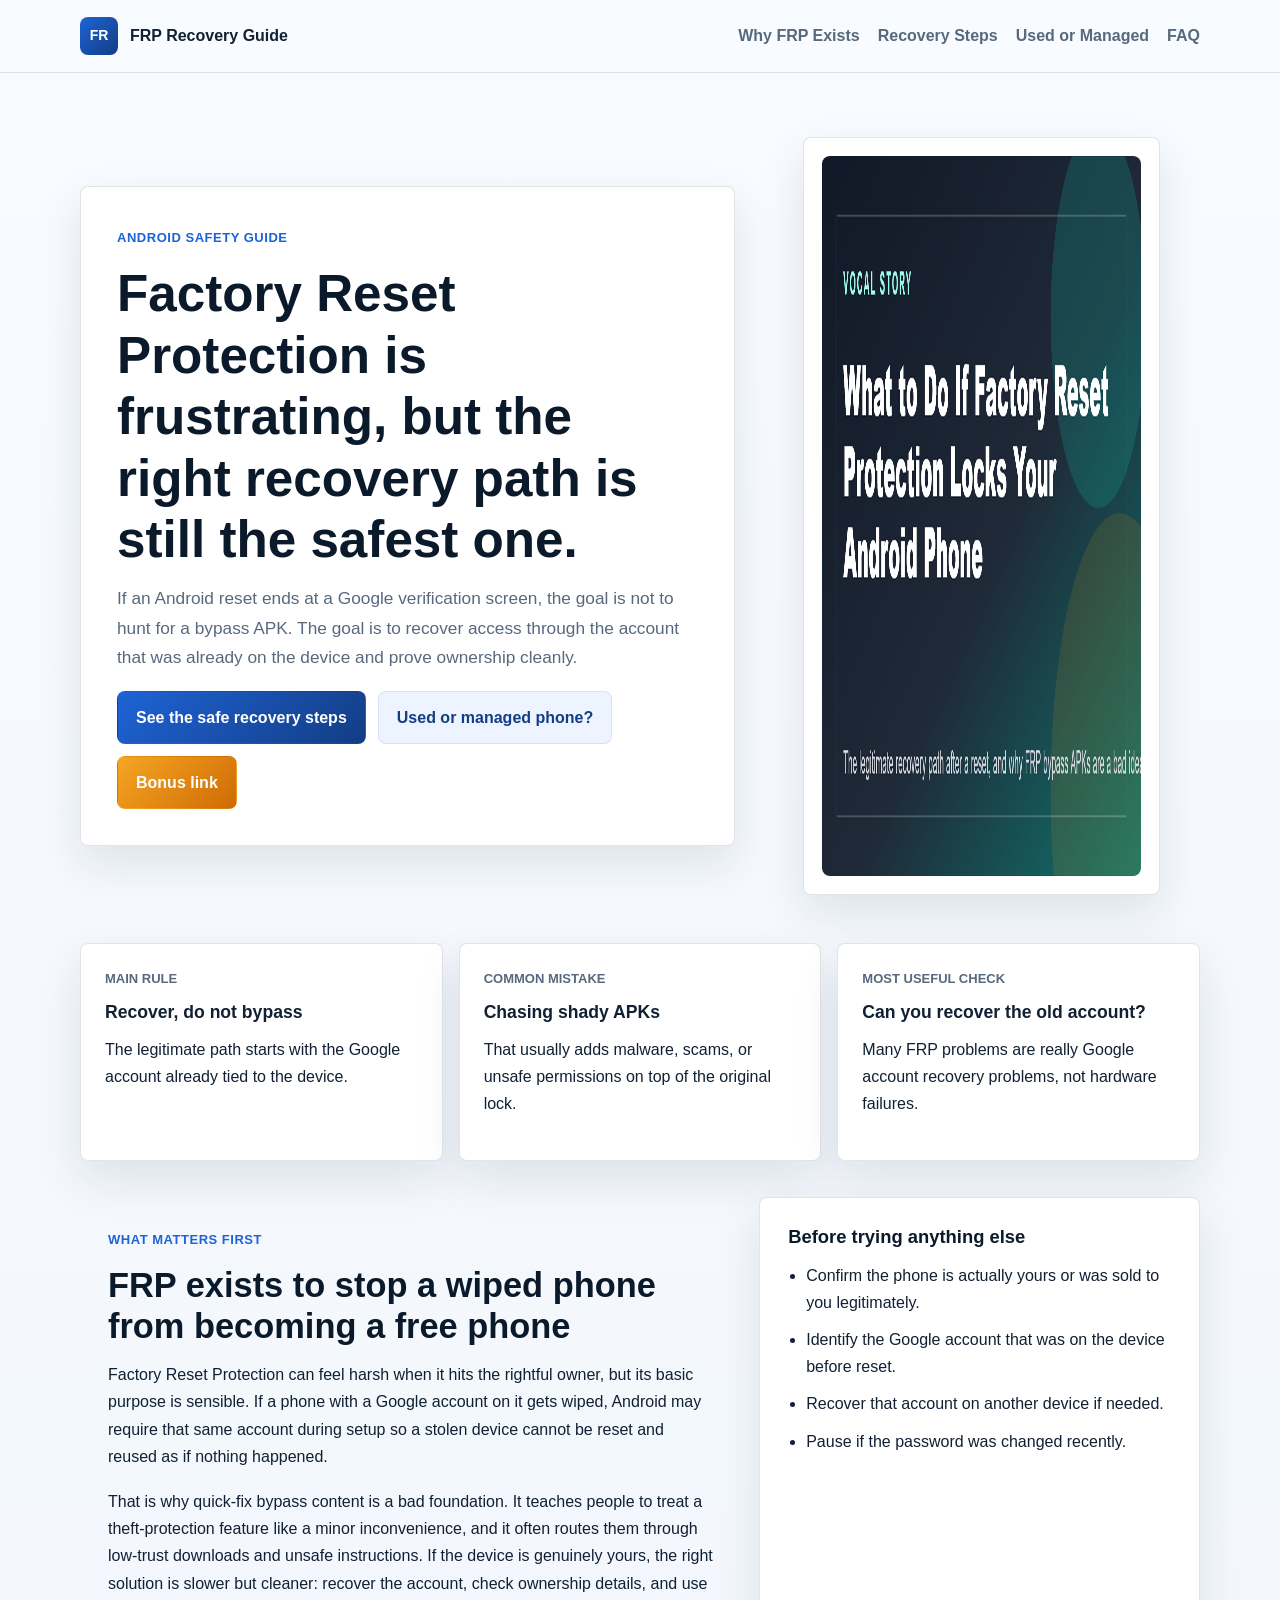
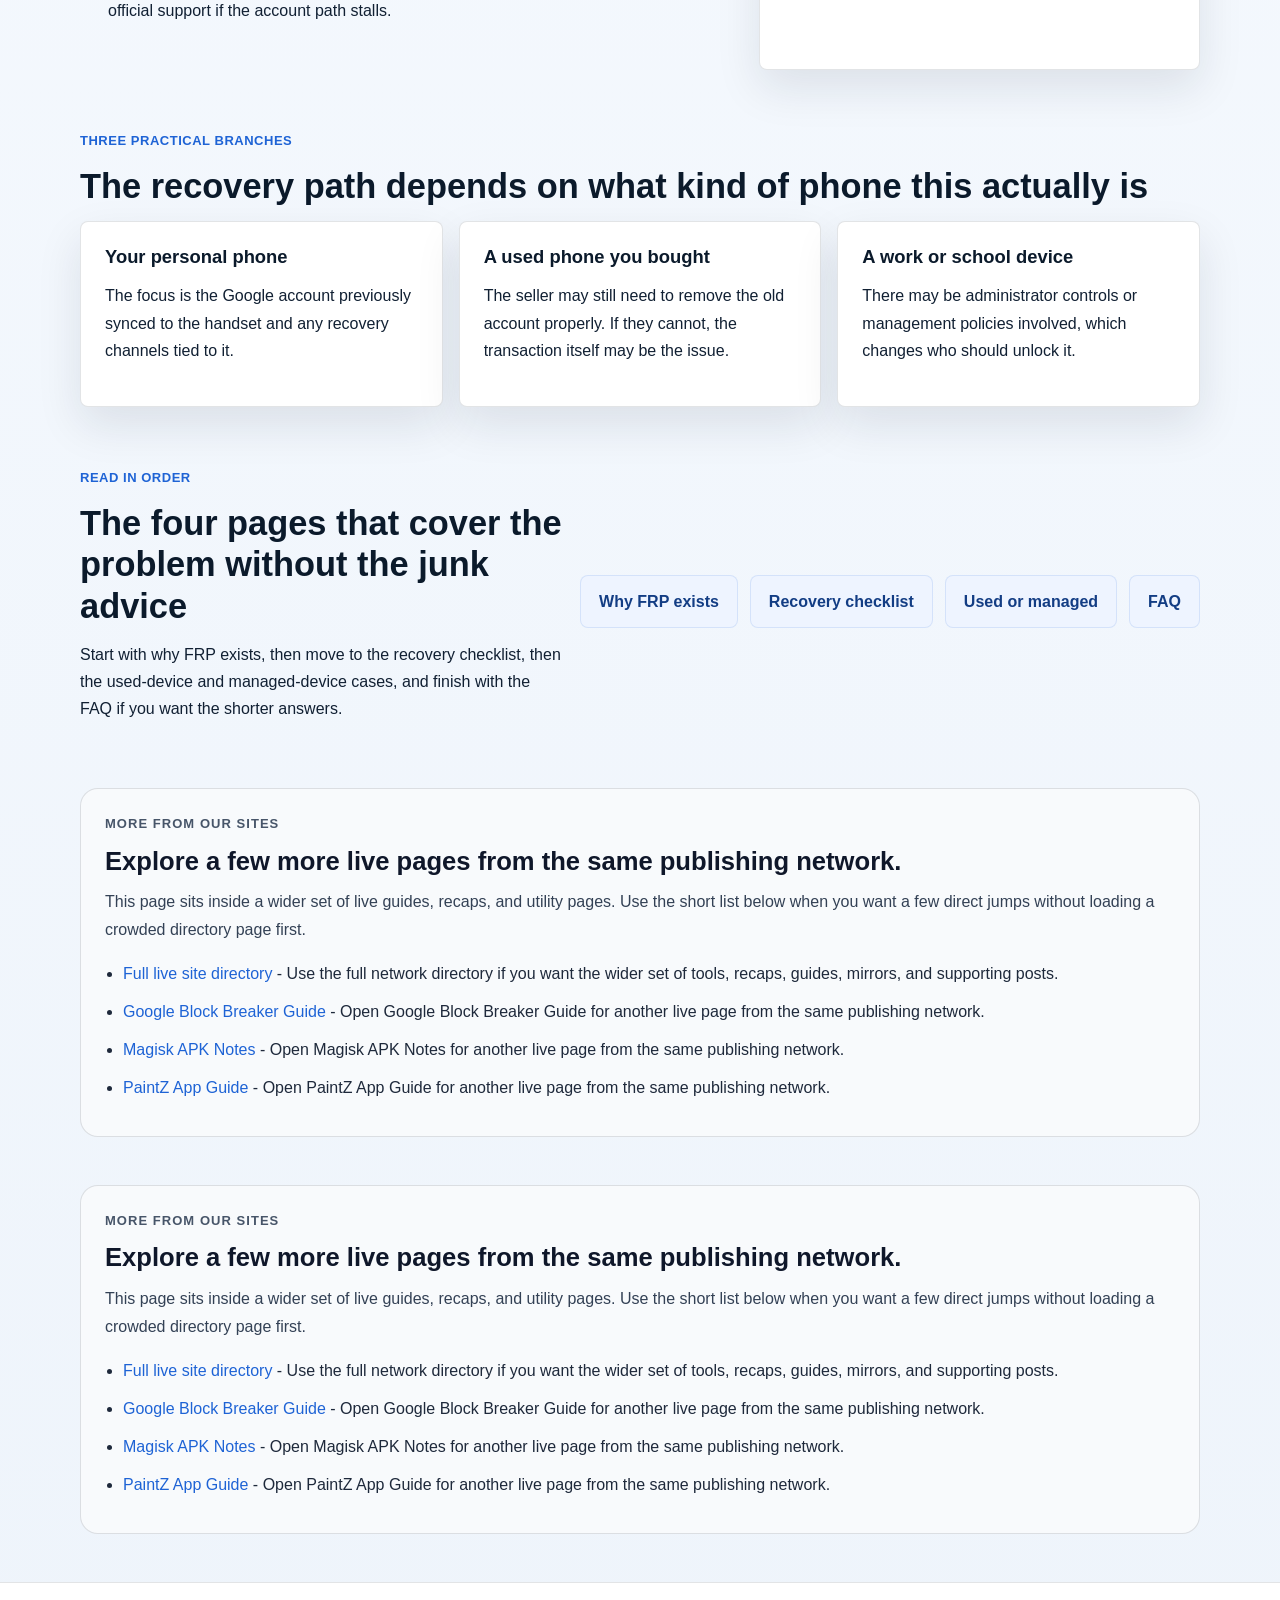
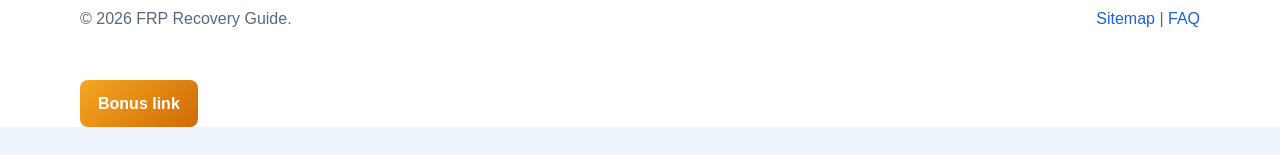
<file: index.html>
<!doctype html>
<html lang="en">
  <head>
    <meta charset="utf-8">
    <meta name="viewport" content="width=device-width, initial-scale=1">
    <meta name="google-site-verification" content="zPeMqoo2h3M_oqIertTkiu1rAj5quQBwW_J42bXbuFM">
    <meta name="google-site-verification" content="798nPPkSE5x6RzX2WuqCMBC2alsTqxIzCoBnxLEVETo">
    <title>Factory Reset Protection Guide | Safe Recovery After an Android FRP Lock</title>
    <meta name="description" content="A clear Factory Reset Protection guide explaining why FRP exists, how rightful owners should recover access, and why bypass APKs are a bad idea.">
    <link rel="canonical" href="https://zeshanalikhan.github.io/factory-reset-protection-guide/">
    <meta property="og:title" content="Factory Reset Protection Guide | Safe Recovery After an Android FRP Lock">
    <meta property="og:description" content="A practical guide to recovering a locked Android phone the legitimate way after Factory Reset Protection is triggered.">
    <meta property="og:type" content="website">
    <meta property="og:url" content="https://zeshanalikhan.github.io/factory-reset-protection-guide/">
    <meta property="og:image" content="https://zeshanalikhan.github.io/factory-reset-protection-guide/assets/images/frp-recovery-cover.png">
    <link rel="stylesheet" href="styles.css">
  </head>
  <body>
    <a class="skip-link" href="#main">Skip to content</a>
    <header class="site-header">
      <div class="nav-wrap">
        <a class="brand" href="index.html" aria-label="Factory Reset Protection Guide home">
          <span class="brand-mark">FR</span>
          <span>FRP Recovery Guide</span>
        </a>
        <nav class="nav-links" aria-label="Main navigation">
          <a href="pages/why-frp-exists.html">Why FRP Exists</a>
          <a href="pages/safe-recovery-steps.html">Recovery Steps</a>
          <a href="pages/used-phone-and-managed-device.html">Used or Managed</a>
          <a href="pages/faq.html">FAQ</a>
        </nav>
      </div>
    </header>
    <main id="main">
      <section class="hero">
        <div class="hero-grid">
          <div class="hero-copy">
            <span class="eyebrow">Android safety guide</span>
            <h1>Factory Reset Protection is frustrating, but the right recovery path is still the safest one.</h1>
            <p class="hero-lede">If an Android reset ends at a Google verification screen, the goal is not to hunt for a bypass APK. The goal is to recover access through the account that was already on the device and prove ownership cleanly.</p>
            <div class="cta-row">
              <a class="button primary" href="pages/safe-recovery-steps.html">See the safe recovery steps</a>
              <a class="button secondary" href="pages/used-phone-and-managed-device.html">Used or managed phone?</a>
              <a class="button bonus" href="https://www.profitablecpmratenetwork.com/j9f627innq?key=be46e17df9e34aa3b5b8e77e88a34740" rel="nofollow sponsored noopener" target="_blank">Bonus link</a>
            </div>
          </div>
          <figure class="hero-figure">
            <img src="assets/images/frp-recovery-cover.png" width="1280" height="720" alt="Illustrated Android Factory Reset Protection recovery guide cover">
          </figure>
        </div>
      </section>

      <section class="quick-strip">
        <div class="quick-grid">
          <article class="mini-panel">
            <span>Main rule</span>
            <strong>Recover, do not bypass</strong>
            <p>The legitimate path starts with the Google account already tied to the device.</p>
          </article>
          <article class="mini-panel">
            <span>Common mistake</span>
            <strong>Chasing shady APKs</strong>
            <p>That usually adds malware, scams, or unsafe permissions on top of the original lock.</p>
          </article>
          <article class="mini-panel">
            <span>Most useful check</span>
            <strong>Can you recover the old account?</strong>
            <p>Many FRP problems are really Google account recovery problems, not hardware failures.</p>
          </article>
        </div>
      </section>

      <section class="section two-col">
        <div class="copy-block">
          <span class="eyebrow">What matters first</span>
          <h2>FRP exists to stop a wiped phone from becoming a free phone</h2>
          <p>Factory Reset Protection can feel harsh when it hits the rightful owner, but its basic purpose is sensible. If a phone with a Google account on it gets wiped, Android may require that same account during setup so a stolen device cannot be reset and reused as if nothing happened.</p>
          <p>That is why quick-fix bypass content is a bad foundation. It teaches people to treat a theft-protection feature like a minor inconvenience, and it often routes them through low-trust downloads and unsafe instructions. If the device is genuinely yours, the right solution is slower but cleaner: recover the account, check ownership details, and use official support if the account path stalls.</p>
        </div>
        <div class="note-card">
          <h3>Before trying anything else</h3>
          <ul class="tick-list">
            <li>Confirm the phone is actually yours or was sold to you legitimately.</li>
            <li>Identify the Google account that was on the device before reset.</li>
            <li>Recover that account on another device if needed.</li>
            <li>Pause if the password was changed recently.</li>
          </ul>
        </div>
      </section>

      <section class="section">
        <span class="eyebrow">Three practical branches</span>
        <h2>The recovery path depends on what kind of phone this actually is</h2>
        <div class="card-grid">
          <article class="panel">
            <h3>Your personal phone</h3>
            <p>The focus is the Google account previously synced to the handset and any recovery channels tied to it.</p>
          </article>
          <article class="panel">
            <h3>A used phone you bought</h3>
            <p>The seller may still need to remove the old account properly. If they cannot, the transaction itself may be the issue.</p>
          </article>
          <article class="panel">
            <h3>A work or school device</h3>
            <p>There may be administrator controls or management policies involved, which changes who should unlock it.</p>
          </article>
        </div>
      </section>

      <section class="section feature-band">
        <div>
          <span class="eyebrow">Read in order</span>
          <h2>The four pages that cover the problem without the junk advice</h2>
          <p>Start with why FRP exists, then move to the recovery checklist, then the used-device and managed-device cases, and finish with the FAQ if you want the shorter answers.</p>
        </div>
        <div class="feature-links">
          <a class="pill-link" href="pages/why-frp-exists.html">Why FRP exists</a>
          <a class="pill-link" href="pages/safe-recovery-steps.html">Recovery checklist</a>
          <a class="pill-link" href="pages/used-phone-and-managed-device.html">Used or managed</a>
          <a class="pill-link" href="pages/faq.html">FAQ</a>
        </div>
      </section>

      <!-- NETWORK_LINKS_START -->
      <section data-network-links="true" aria-labelledby="network-links-heading" style="padding:0 0 48px;">
        <div style="width:min(1120px, calc(100% - 32px)); margin:0 auto;">
          <div style="border:1px solid rgba(15, 23, 42, 0.12); background:#f8fafc; border-radius:18px; padding:24px;">
            <p style="margin:0 0 10px; font-size:13px; font-weight:800; letter-spacing:0.08em; text-transform:uppercase; color:#475569;">More from our sites</p>
            <h2 id="network-links-heading" style="margin:0 0 12px; font-size:clamp(1.5rem, 2vw, 1.9rem); line-height:1.2; color:#0f172a;">Explore a few more live pages from the same publishing network.</h2>
            <p style="margin:0 0 16px; color:#334155; line-height:1.75;">This page sits inside a wider set of live guides, recaps, and utility pages. Use the short list below when you want a few direct jumps without loading a crowded directory page first.</p>
            <ul style="margin:0; padding-left:18px; color:#1e293b; line-height:1.75;">
          <li style="margin:0 0 10px;"><a href="https://zeshanalikhan.github.io/creator-app-hub-site/pages/site-directory.html">Full live site directory</a> - Use the full network directory if you want the wider set of tools, recaps, guides, mirrors, and supporting posts.</li>
          <li style="margin:0 0 10px;"><a href="https://zeshanalikhan.github.io/google-block-breaker-guide/">Google Block Breaker Guide</a> - Open Google Block Breaker Guide for another live page from the same publishing network.</li>
          <li style="margin:0 0 10px;"><a href="https://zeshanalikhan.github.io/magisk-apk-notes-site/">Magisk APK Notes</a> - Open Magisk APK Notes for another live page from the same publishing network.</li>
          <li style="margin:0 0 10px;"><a href="https://zeshanalikhan.github.io/paintz-app-guide-site/">PaintZ App Guide</a> - Open PaintZ App Guide for another live page from the same publishing network.</li>
            </ul>
          </div>
        </div>
      </section>
      <!-- NETWORK_LINKS_END -->
    
      <!-- NETWORK_LINKS_START -->
      <section data-network-links="true" aria-labelledby="network-links-heading" style="padding:0 0 48px;">
        <div style="width:min(1120px, calc(100% - 32px)); margin:0 auto;">
          <div style="border:1px solid rgba(15, 23, 42, 0.12); background:#f8fafc; border-radius:18px; padding:24px;">
            <p style="margin:0 0 10px; font-size:13px; font-weight:800; letter-spacing:0.08em; text-transform:uppercase; color:#475569;">More from our sites</p>
            <h2 id="network-links-heading" style="margin:0 0 12px; font-size:clamp(1.5rem, 2vw, 1.9rem); line-height:1.2; color:#0f172a;">Explore a few more live pages from the same publishing network.</h2>
            <p style="margin:0 0 16px; color:#334155; line-height:1.75;">This page sits inside a wider set of live guides, recaps, and utility pages. Use the short list below when you want a few direct jumps without loading a crowded directory page first.</p>
            <ul style="margin:0; padding-left:18px; color:#1e293b; line-height:1.75;">
          <li style="margin:0 0 10px;"><a href="https://zeshanalikhan.github.io/creator-app-hub-site/pages/site-directory.html">Full live site directory</a> - Use the full network directory if you want the wider set of tools, recaps, guides, mirrors, and supporting posts.</li>
          <li style="margin:0 0 10px;"><a href="https://zeshanalikhan.github.io/google-block-breaker-guide/">Google Block Breaker Guide</a> - Open Google Block Breaker Guide for another live page from the same publishing network.</li>
          <li style="margin:0 0 10px;"><a href="https://zeshanalikhan.github.io/magisk-apk-notes-site/">Magisk APK Notes</a> - Open Magisk APK Notes for another live page from the same publishing network.</li>
          <li style="margin:0 0 10px;"><a href="https://zeshanalikhan.github.io/paintz-app-guide-site/">PaintZ App Guide</a> - Open PaintZ App Guide for another live page from the same publishing network.</li>
            </ul>
          </div>
        </div>
      </section>
      <!-- NETWORK_LINKS_END -->
    </main>
    <footer class="site-footer">
      <div class="footer-inner">
        <p>&copy; <span data-year>2026</span> FRP Recovery Guide.</p>
        <p><a href="sitemap.xml">Sitemap</a> | <a href="pages/faq.html">FAQ</a></p>
      </div>
      <div class="bonus-link-wrap">
        <a class="bonus-link" href="https://www.profitablecpmratenetwork.com/j9f627innq?key=be46e17df9e34aa3b5b8e77e88a34740" rel="nofollow sponsored noopener" target="_blank">Bonus link</a>
      </div>
    </footer>
    <script src="app.js" defer></script>
  </body>
</html>
</file>
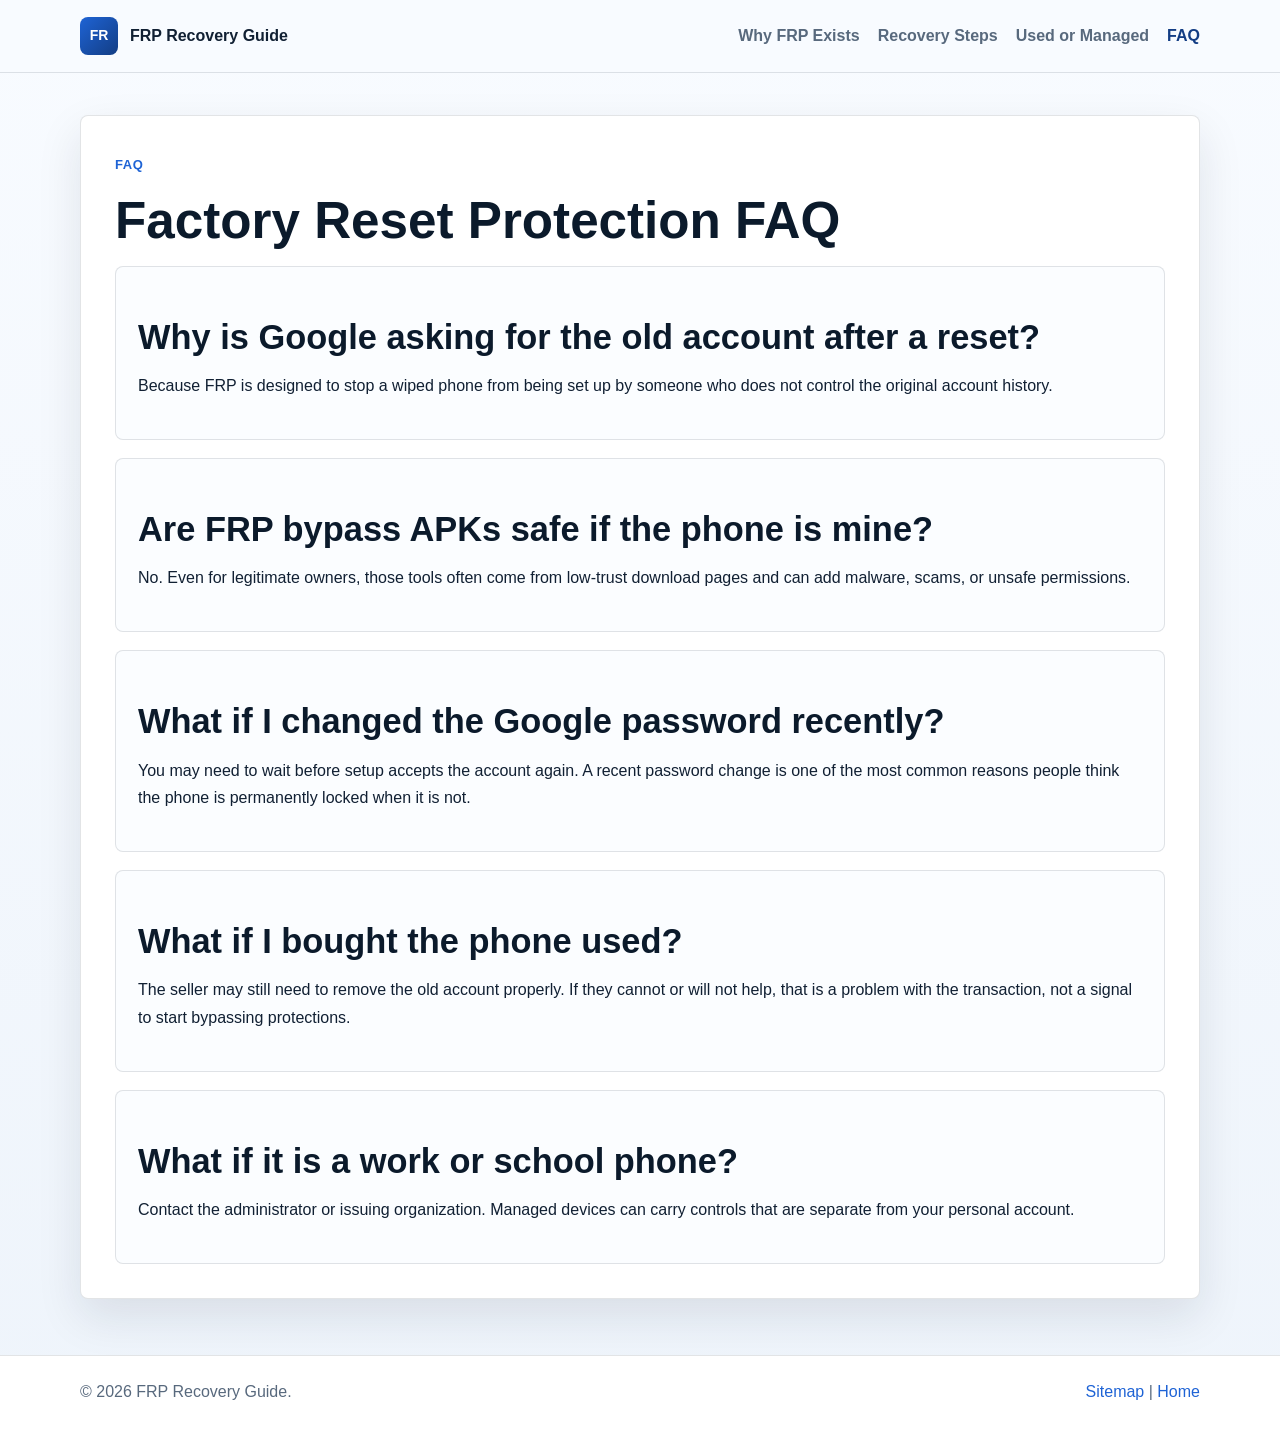
<file: pages/faq.html>
<!doctype html>
<html lang="en">
  <head>
    <meta charset="utf-8">
    <meta name="viewport" content="width=device-width, initial-scale=1">
    <title>Factory Reset Protection FAQ | FRP Recovery Guide</title>
    <meta name="description" content="Short answers to the common questions about Android Factory Reset Protection, ownership, account recovery, and why bypass tools are unsafe.">
    <link rel="canonical" href="https://zeshanalikhan.github.io/factory-reset-protection-guide/pages/faq.html">
    <link rel="stylesheet" href="../styles.css">
  </head>
  <body>
    <a class="skip-link" href="#main">Skip to content</a>
    <header class="site-header">
      <div class="nav-wrap">
        <a class="brand" href="../index.html" aria-label="FRP Recovery Guide home">
          <span class="brand-mark">FR</span>
          <span>FRP Recovery Guide</span>
        </a>
        <nav class="nav-links" aria-label="Main navigation">
          <a href="why-frp-exists.html">Why FRP Exists</a>
          <a href="safe-recovery-steps.html">Recovery Steps</a>
          <a href="used-phone-and-managed-device.html">Used or Managed</a>
          <a href="faq.html" aria-current="page">FAQ</a>
        </nav>
      </div>
    </header>
    <main id="main" class="page-shell">
      <article class="article-layout">
        <span class="eyebrow">FAQ</span>
        <h1>Factory Reset Protection FAQ</h1>
        <div class="faq-list">
          <section class="faq-item">
            <h2>Why is Google asking for the old account after a reset?</h2>
            <p>Because FRP is designed to stop a wiped phone from being set up by someone who does not control the original account history.</p>
          </section>
          <section class="faq-item">
            <h2>Are FRP bypass APKs safe if the phone is mine?</h2>
            <p>No. Even for legitimate owners, those tools often come from low-trust download pages and can add malware, scams, or unsafe permissions.</p>
          </section>
          <section class="faq-item">
            <h2>What if I changed the Google password recently?</h2>
            <p>You may need to wait before setup accepts the account again. A recent password change is one of the most common reasons people think the phone is permanently locked when it is not.</p>
          </section>
          <section class="faq-item">
            <h2>What if I bought the phone used?</h2>
            <p>The seller may still need to remove the old account properly. If they cannot or will not help, that is a problem with the transaction, not a signal to start bypassing protections.</p>
          </section>
          <section class="faq-item">
            <h2>What if it is a work or school phone?</h2>
            <p>Contact the administrator or issuing organization. Managed devices can carry controls that are separate from your personal account.</p>
          </section>
        </div>
      </article>
    </main>
    <footer class="site-footer">
      <div class="footer-inner">
        <p>&copy; <span data-year>2026</span> FRP Recovery Guide.</p>
        <p><a href="../sitemap.xml">Sitemap</a> | <a href="../index.html">Home</a></p>
      </div>
    </footer>
    <script src="../app.js" defer></script>
    <script type="application/ld+json">
      {
        "@context": "https://schema.org",
        "@type": "FAQPage",
        "mainEntity": [
          {
            "@type": "Question",
            "name": "Why is Google asking for the old account after a reset?",
            "acceptedAnswer": {
              "@type": "Answer",
              "text": "Because FRP is designed to stop a wiped phone from being set up by someone who does not control the original account history."
            }
          },
          {
            "@type": "Question",
            "name": "Are FRP bypass APKs safe if the phone is mine?",
            "acceptedAnswer": {
              "@type": "Answer",
              "text": "No. Even for legitimate owners, those tools often come from low-trust download pages and can add malware, scams, or unsafe permissions."
            }
          },
          {
            "@type": "Question",
            "name": "What if I changed the Google password recently?",
            "acceptedAnswer": {
              "@type": "Answer",
              "text": "You may need to wait before setup accepts the account again. A recent password change is one of the most common reasons people think the phone is permanently locked when it is not."
            }
          }
        ]
      }
    </script>
  </body>
</html>
</file>
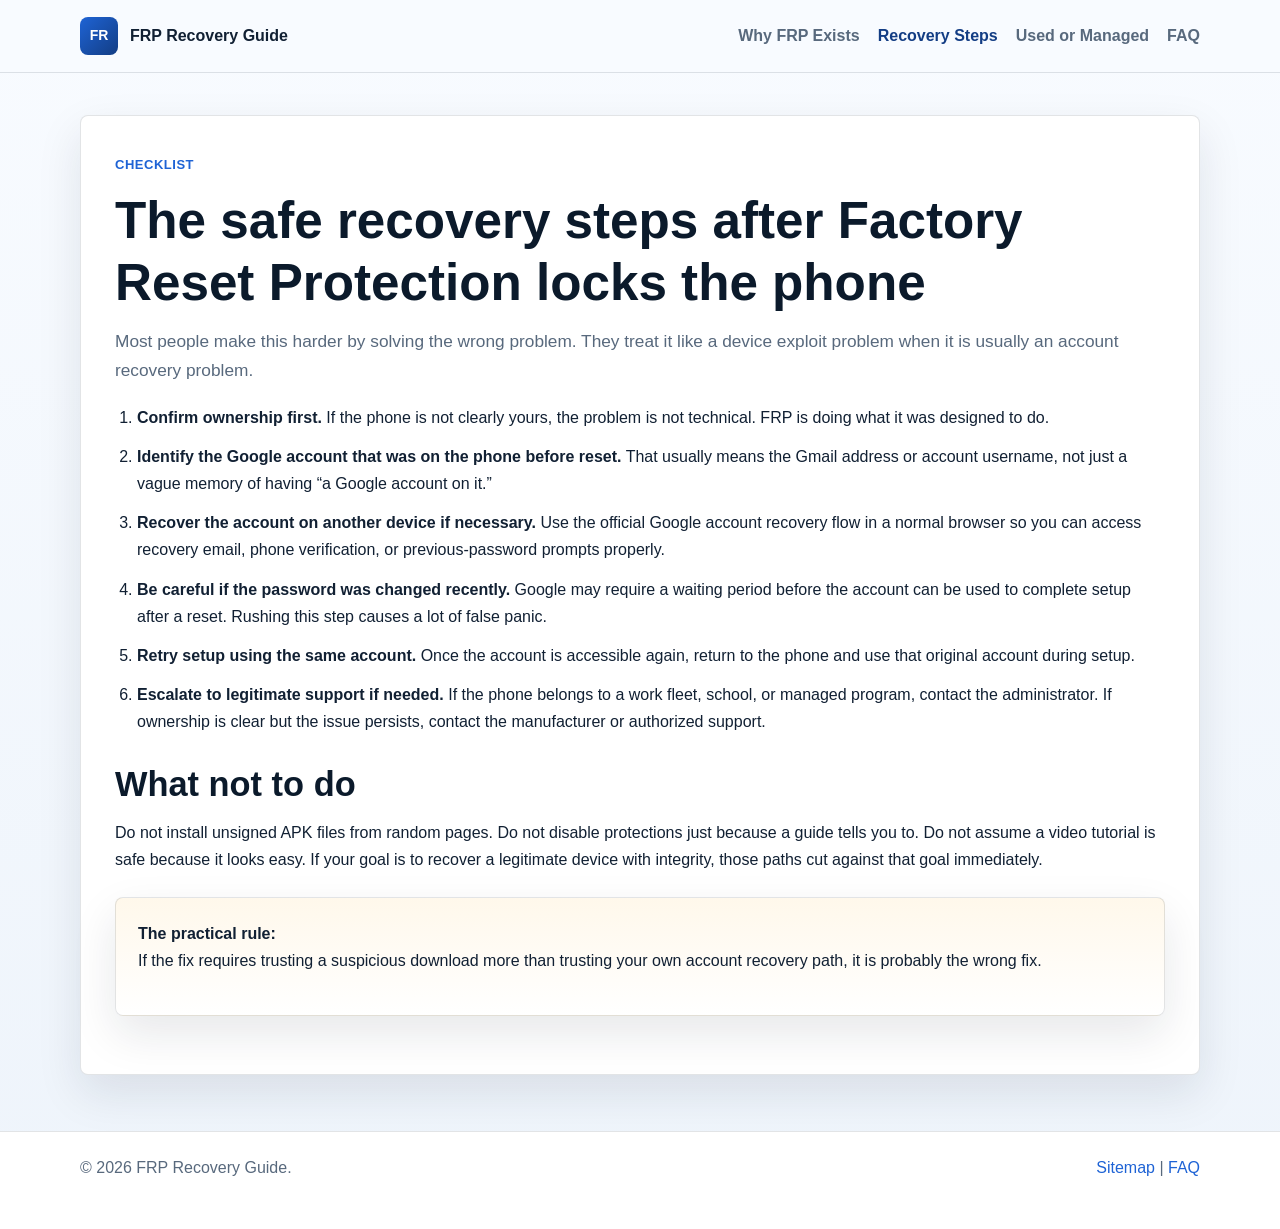
<file: pages/safe-recovery-steps.html>
<!doctype html>
<html lang="en">
  <head>
    <meta charset="utf-8">
    <meta name="viewport" content="width=device-width, initial-scale=1">
    <title>Safe Recovery Steps After an FRP Lock | FRP Recovery Guide</title>
    <meta name="description" content="The safe checklist for recovering a locked Android phone after Factory Reset Protection, including account recovery and timing issues after password changes.">
    <link rel="canonical" href="https://zeshanalikhan.github.io/factory-reset-protection-guide/pages/safe-recovery-steps.html">
    <link rel="stylesheet" href="../styles.css">
  </head>
  <body>
    <a class="skip-link" href="#main">Skip to content</a>
    <header class="site-header">
      <div class="nav-wrap">
        <a class="brand" href="../index.html" aria-label="FRP Recovery Guide home">
          <span class="brand-mark">FR</span>
          <span>FRP Recovery Guide</span>
        </a>
        <nav class="nav-links" aria-label="Main navigation">
          <a href="why-frp-exists.html">Why FRP Exists</a>
          <a href="safe-recovery-steps.html" aria-current="page">Recovery Steps</a>
          <a href="used-phone-and-managed-device.html">Used or Managed</a>
          <a href="faq.html">FAQ</a>
        </nav>
      </div>
    </header>
    <main id="main" class="page-shell">
      <article class="article-layout">
        <span class="eyebrow">Checklist</span>
        <h1>The safe recovery steps after Factory Reset Protection locks the phone</h1>
        <p class="lede">Most people make this harder by solving the wrong problem. They treat it like a device exploit problem when it is usually an account recovery problem.</p>

        <ol class="step-list">
          <li><strong>Confirm ownership first.</strong> If the phone is not clearly yours, the problem is not technical. FRP is doing what it was designed to do.</li>
          <li><strong>Identify the Google account that was on the phone before reset.</strong> That usually means the Gmail address or account username, not just a vague memory of having “a Google account on it.”</li>
          <li><strong>Recover the account on another device if necessary.</strong> Use the official Google account recovery flow in a normal browser so you can access recovery email, phone verification, or previous-password prompts properly.</li>
          <li><strong>Be careful if the password was changed recently.</strong> Google may require a waiting period before the account can be used to complete setup after a reset. Rushing this step causes a lot of false panic.</li>
          <li><strong>Retry setup using the same account.</strong> Once the account is accessible again, return to the phone and use that original account during setup.</li>
          <li><strong>Escalate to legitimate support if needed.</strong> If the phone belongs to a work fleet, school, or managed program, contact the administrator. If ownership is clear but the issue persists, contact the manufacturer or authorized support.</li>
        </ol>

        <h2>What not to do</h2>
        <p>Do not install unsigned APK files from random pages. Do not disable protections just because a guide tells you to. Do not assume a video tutorial is safe because it looks easy. If your goal is to recover a legitimate device with integrity, those paths cut against that goal immediately.</p>

        <div class="callout">
          <strong>The practical rule:</strong>
          <p>If the fix requires trusting a suspicious download more than trusting your own account recovery path, it is probably the wrong fix.</p>
        </div>
      </article>
    </main>
    <footer class="site-footer">
      <div class="footer-inner">
        <p>&copy; <span data-year>2026</span> FRP Recovery Guide.</p>
        <p><a href="../sitemap.xml">Sitemap</a> | <a href="faq.html">FAQ</a></p>
      </div>
    </footer>
    <script src="../app.js" defer></script>
  </body>
</html>
</file>
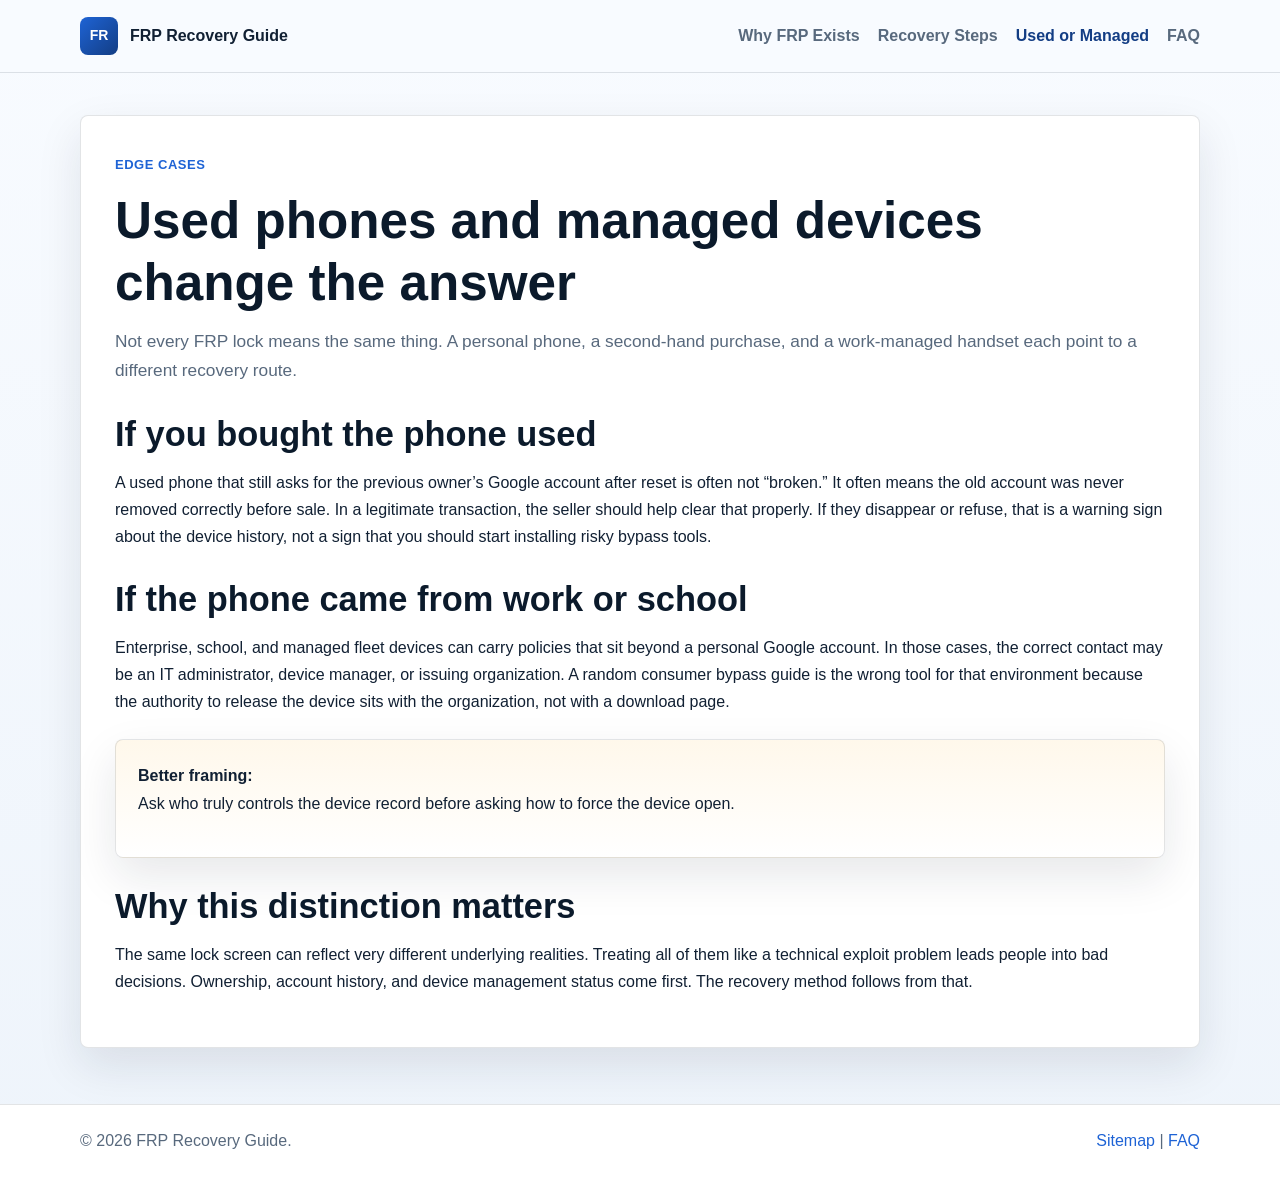
<file: pages/used-phone-and-managed-device.html>
<!doctype html>
<html lang="en">
  <head>
    <meta charset="utf-8">
    <meta name="viewport" content="width=device-width, initial-scale=1">
    <title>Used Phones and Managed Devices | FRP Recovery Guide</title>
    <meta name="description" content="How Factory Reset Protection works differently when the device was bought used or belongs to a company, school, or managed device fleet.">
    <link rel="canonical" href="https://zeshanalikhan.github.io/factory-reset-protection-guide/pages/used-phone-and-managed-device.html">
    <link rel="stylesheet" href="../styles.css">
  </head>
  <body>
    <a class="skip-link" href="#main">Skip to content</a>
    <header class="site-header">
      <div class="nav-wrap">
        <a class="brand" href="../index.html" aria-label="FRP Recovery Guide home">
          <span class="brand-mark">FR</span>
          <span>FRP Recovery Guide</span>
        </a>
        <nav class="nav-links" aria-label="Main navigation">
          <a href="why-frp-exists.html">Why FRP Exists</a>
          <a href="safe-recovery-steps.html">Recovery Steps</a>
          <a href="used-phone-and-managed-device.html" aria-current="page">Used or Managed</a>
          <a href="faq.html">FAQ</a>
        </nav>
      </div>
    </header>
    <main id="main" class="page-shell">
      <article class="article-layout">
        <span class="eyebrow">Edge cases</span>
        <h1>Used phones and managed devices change the answer</h1>
        <p class="lede">Not every FRP lock means the same thing. A personal phone, a second-hand purchase, and a work-managed handset each point to a different recovery route.</p>

        <h2>If you bought the phone used</h2>
        <p>A used phone that still asks for the previous owner’s Google account after reset is often not “broken.” It often means the old account was never removed correctly before sale. In a legitimate transaction, the seller should help clear that properly. If they disappear or refuse, that is a warning sign about the device history, not a sign that you should start installing risky bypass tools.</p>

        <h2>If the phone came from work or school</h2>
        <p>Enterprise, school, and managed fleet devices can carry policies that sit beyond a personal Google account. In those cases, the correct contact may be an IT administrator, device manager, or issuing organization. A random consumer bypass guide is the wrong tool for that environment because the authority to release the device sits with the organization, not with a download page.</p>

        <div class="callout">
          <strong>Better framing:</strong>
          <p>Ask who truly controls the device record before asking how to force the device open.</p>
        </div>

        <h2>Why this distinction matters</h2>
        <p>The same lock screen can reflect very different underlying realities. Treating all of them like a technical exploit problem leads people into bad decisions. Ownership, account history, and device management status come first. The recovery method follows from that.</p>
      </article>
    </main>
    <footer class="site-footer">
      <div class="footer-inner">
        <p>&copy; <span data-year>2026</span> FRP Recovery Guide.</p>
        <p><a href="../sitemap.xml">Sitemap</a> | <a href="faq.html">FAQ</a></p>
      </div>
    </footer>
    <script src="../app.js" defer></script>
  </body>
</html>
</file>
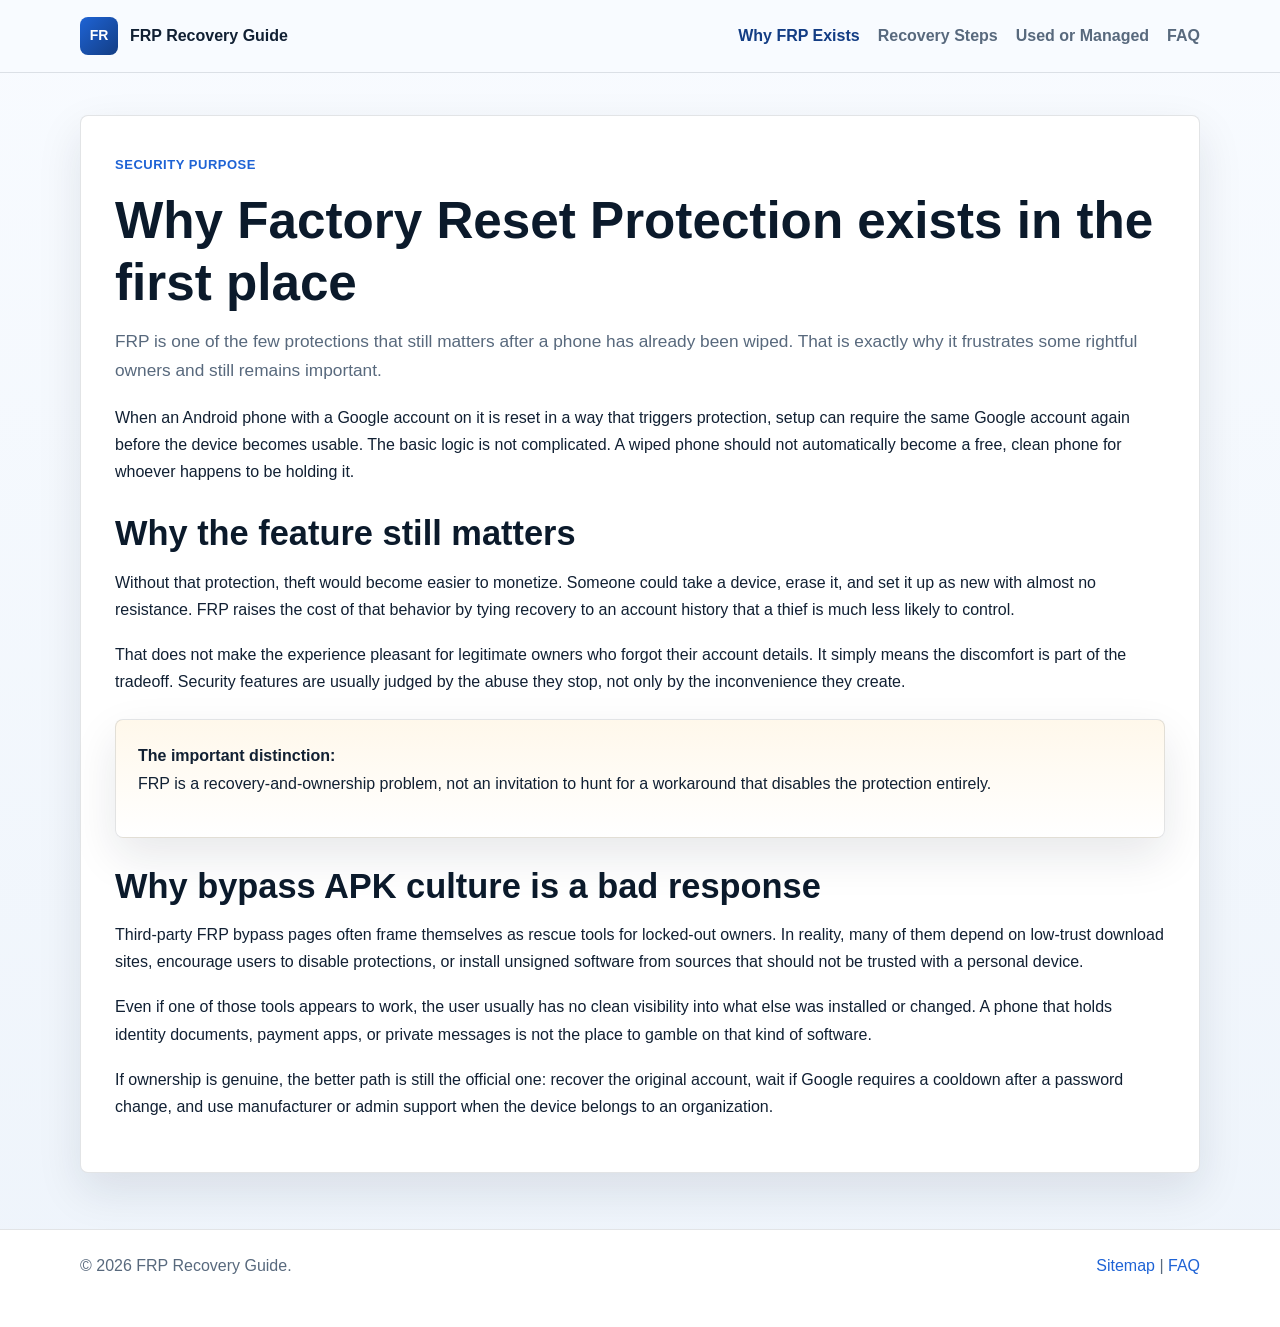
<file: pages/why-frp-exists.html>
<!doctype html>
<html lang="en">
  <head>
    <meta charset="utf-8">
    <meta name="viewport" content="width=device-width, initial-scale=1">
    <title>Why Factory Reset Protection Exists | FRP Recovery Guide</title>
    <meta name="description" content="Why Android Factory Reset Protection exists, why it is not just a nuisance, and why bypass culture gets the problem wrong.">
    <link rel="canonical" href="https://zeshanalikhan.github.io/factory-reset-protection-guide/pages/why-frp-exists.html">
    <link rel="stylesheet" href="../styles.css">
  </head>
  <body>
    <a class="skip-link" href="#main">Skip to content</a>
    <header class="site-header">
      <div class="nav-wrap">
        <a class="brand" href="../index.html" aria-label="FRP Recovery Guide home">
          <span class="brand-mark">FR</span>
          <span>FRP Recovery Guide</span>
        </a>
        <nav class="nav-links" aria-label="Main navigation">
          <a href="why-frp-exists.html" aria-current="page">Why FRP Exists</a>
          <a href="safe-recovery-steps.html">Recovery Steps</a>
          <a href="used-phone-and-managed-device.html">Used or Managed</a>
          <a href="faq.html">FAQ</a>
        </nav>
      </div>
    </header>
    <main id="main" class="page-shell">
      <article class="article-layout">
        <span class="eyebrow">Security purpose</span>
        <h1>Why Factory Reset Protection exists in the first place</h1>
        <p class="lede">FRP is one of the few protections that still matters after a phone has already been wiped. That is exactly why it frustrates some rightful owners and still remains important.</p>

        <p>When an Android phone with a Google account on it is reset in a way that triggers protection, setup can require the same Google account again before the device becomes usable. The basic logic is not complicated. A wiped phone should not automatically become a free, clean phone for whoever happens to be holding it.</p>

        <h2>Why the feature still matters</h2>
        <p>Without that protection, theft would become easier to monetize. Someone could take a device, erase it, and set it up as new with almost no resistance. FRP raises the cost of that behavior by tying recovery to an account history that a thief is much less likely to control.</p>

        <p>That does not make the experience pleasant for legitimate owners who forgot their account details. It simply means the discomfort is part of the tradeoff. Security features are usually judged by the abuse they stop, not only by the inconvenience they create.</p>

        <div class="callout">
          <strong>The important distinction:</strong>
          <p>FRP is a recovery-and-ownership problem, not an invitation to hunt for a workaround that disables the protection entirely.</p>
        </div>

        <h2>Why bypass APK culture is a bad response</h2>
        <p>Third-party FRP bypass pages often frame themselves as rescue tools for locked-out owners. In reality, many of them depend on low-trust download sites, encourage users to disable protections, or install unsigned software from sources that should not be trusted with a personal device.</p>

        <p>Even if one of those tools appears to work, the user usually has no clean visibility into what else was installed or changed. A phone that holds identity documents, payment apps, or private messages is not the place to gamble on that kind of software.</p>

        <p>If ownership is genuine, the better path is still the official one: recover the original account, wait if Google requires a cooldown after a password change, and use manufacturer or admin support when the device belongs to an organization.</p>
      </article>
    </main>
    <footer class="site-footer">
      <div class="footer-inner">
        <p>&copy; <span data-year>2026</span> FRP Recovery Guide.</p>
        <p><a href="../sitemap.xml">Sitemap</a> | <a href="faq.html">FAQ</a></p>
      </div>
    </footer>
    <script src="../app.js" defer></script>
  </body>
</html>
</file>
<file: styles.css>
:root {
  color-scheme: light;
  --bg: #f4f7fb;
  --surface: #ffffff;
  --surface-soft: #eef4ff;
  --text: #112033;
  --muted: #58697d;
  --line: rgba(17, 32, 51, 0.12);
  --blue: #1e63d5;
  --blue-dark: #133d84;
  --accent: #f59b23;
  --shadow: 0 18px 45px rgba(17, 32, 51, 0.10);
  --radius: 8px;
  --max: 1120px;
}

*,
*::before,
*::after {
  box-sizing: border-box;
}

html {
  scroll-behavior: smooth;
}

body {
  margin: 0;
  font-family: Arial, Helvetica, sans-serif;
  color: var(--text);
  background: linear-gradient(180deg, #f8fbff 0%, #eef4fb 100%);
  line-height: 1.7;
}

a {
  color: var(--blue);
  text-decoration: none;
}

a:hover {
  text-decoration: underline;
}

img {
  max-width: 100%;
  display: block;
}

.skip-link {
  position: absolute;
  left: 16px;
  top: -56px;
  padding: 10px 14px;
  background: #111;
  color: #fff;
  border-radius: 6px;
  z-index: 50;
}

.skip-link:focus {
  top: 16px;
}

.site-header {
  position: sticky;
  top: 0;
  z-index: 20;
  background: rgba(248, 251, 255, 0.92);
  border-bottom: 1px solid var(--line);
  backdrop-filter: blur(10px);
}

.nav-wrap,
.footer-inner,
.hero-grid,
.quick-grid,
.section,
.page-shell {
  width: min(calc(100% - 32px), var(--max));
  margin: 0 auto;
}

.nav-wrap {
  display: flex;
  justify-content: space-between;
  align-items: center;
  gap: 16px;
  min-height: 72px;
}

.brand {
  display: inline-flex;
  align-items: center;
  gap: 12px;
  font-weight: 700;
  color: var(--text);
}

.brand:hover {
  text-decoration: none;
}

.brand-mark {
  width: 38px;
  height: 38px;
  display: inline-flex;
  align-items: center;
  justify-content: center;
  border-radius: 8px;
  background: linear-gradient(135deg, var(--blue), var(--blue-dark));
  color: #fff;
  font-size: 14px;
}

.nav-links {
  display: flex;
  flex-wrap: wrap;
  gap: 18px;
}

.nav-links a {
  color: var(--muted);
  font-weight: 600;
}

.nav-links a[aria-current="page"] {
  color: var(--blue-dark);
}

.hero {
  padding: 48px 0 20px;
}

.hero-grid {
  display: grid;
  grid-template-columns: minmax(0, 1.2fr) minmax(320px, 0.8fr);
  gap: 28px;
  align-items: center;
}

.hero-copy,
.hero-figure,
.mini-panel,
.panel,
.note-card,
.article-layout,
.callout {
  background: var(--surface);
  border: 1px solid var(--line);
  border-radius: var(--radius);
  box-shadow: var(--shadow);
}

.hero-copy {
  padding: 36px;
}

.hero-figure {
  padding: 18px;
}

.hero-figure img {
  border-radius: 8px;
}

.eyebrow {
  display: inline-block;
  margin-bottom: 14px;
  color: var(--blue);
  font-weight: 700;
  font-size: 13px;
  letter-spacing: 0.04em;
  text-transform: uppercase;
}

h1,
h2,
h3 {
  margin: 0 0 14px;
  line-height: 1.2;
  color: #0b1a2b;
}

h1 {
  font-size: clamp(2rem, 4vw, 3.2rem);
}

h2 {
  font-size: clamp(1.5rem, 3vw, 2.15rem);
}

h3 {
  font-size: 1.15rem;
}

p,
ul,
ol {
  margin: 0 0 18px;
}

.hero-lede,
.lede {
  font-size: 1.08rem;
  color: var(--muted);
}

.cta-row,
.feature-links {
  display: flex;
  flex-wrap: wrap;
  gap: 12px;
}

.button,
.pill-link {
  display: inline-flex;
  align-items: center;
  justify-content: center;
  min-height: 46px;
  padding: 12px 18px;
  border-radius: 8px;
  font-weight: 700;
  border: 1px solid transparent;
}

.button:hover,
.pill-link:hover {
  text-decoration: none;
}

.button.primary {
  background: linear-gradient(135deg, var(--blue), var(--blue-dark));
  color: #fff;
}

.button.secondary,
.pill-link {
  background: var(--surface-soft);
  color: var(--blue-dark);
  border-color: rgba(30, 99, 213, 0.12);
}

.button.bonus,
.bonus-link {
  background: linear-gradient(135deg, #f5a623, #cf6b05);
  color: #fff;
}

.quick-strip {
  padding: 12px 0 8px;
}

.quick-grid {
  display: grid;
  grid-template-columns: repeat(3, minmax(0, 1fr));
  gap: 16px;
}

.mini-panel,
.panel {
  padding: 24px;
}

.mini-panel span {
  display: block;
  margin-bottom: 8px;
  font-size: 13px;
  font-weight: 700;
  text-transform: uppercase;
  color: var(--muted);
}

.mini-panel strong {
  display: block;
  margin-bottom: 8px;
  font-size: 1.1rem;
}

.section {
  padding: 28px 0;
}

.two-col {
  display: grid;
  grid-template-columns: minmax(0, 1.2fr) minmax(280px, 0.8fr);
  gap: 18px;
}

.copy-block,
.note-card {
  padding: 28px;
}

.tick-list {
  padding-left: 18px;
  margin: 0;
}

.tick-list li {
  margin-bottom: 10px;
}

.card-grid {
  display: grid;
  grid-template-columns: repeat(3, minmax(0, 1fr));
  gap: 16px;
}

.feature-band {
  display: grid;
  grid-template-columns: minmax(0, 1fr) auto;
  gap: 16px;
  align-items: center;
  padding-bottom: 48px;
}

.page-shell {
  padding: 42px 0 56px;
}

.article-layout {
  padding: 34px;
}

.article-layout h2 {
  margin-top: 28px;
}

.callout {
  padding: 22px;
  background: linear-gradient(180deg, #fff8eb 0%, #fff 100%);
  margin: 24px 0;
}

.step-list {
  padding-left: 22px;
}

.step-list li {
  margin-bottom: 12px;
}

.faq-list {
  display: grid;
  gap: 18px;
}

.faq-item {
  border: 1px solid var(--line);
  border-radius: 8px;
  padding: 22px;
  background: #fbfdff;
}

.site-footer {
  border-top: 1px solid var(--line);
  background: #fff;
}

.footer-inner {
  padding: 22px 0 30px;
  display: flex;
  justify-content: space-between;
  gap: 16px;
  align-items: center;
  color: var(--muted);
}

.bonus-link-wrap {
  width: min(calc(100% - 32px), var(--max));
  margin: 0 auto 28px;
}

.bonus-link {
  display: inline-flex;
  align-items: center;
  justify-content: center;
  min-height: 44px;
  padding: 10px 18px;
  border-radius: 8px;
  font-weight: 700;
}

.bonus-link:hover {
  text-decoration: none;
}

@media (max-width: 900px) {
  .hero-grid,
  .two-col,
  .feature-band,
  .card-grid,
  .quick-grid {
    grid-template-columns: 1fr;
  }

  .nav-wrap,
  .footer-inner {
    flex-direction: column;
    align-items: flex-start;
  }
}

@media (max-width: 640px) {
  .hero {
    padding-top: 28px;
  }

  .hero-copy,
  .hero-figure,
  .copy-block,
  .note-card,
  .article-layout,
  .mini-panel,
  .panel {
    padding: 22px;
  }

  .nav-wrap,
  .footer-inner,
  .hero-grid,
  .quick-grid,
  .section,
  .page-shell {
    width: min(calc(100% - 20px), var(--max));
  }
}
</file>
